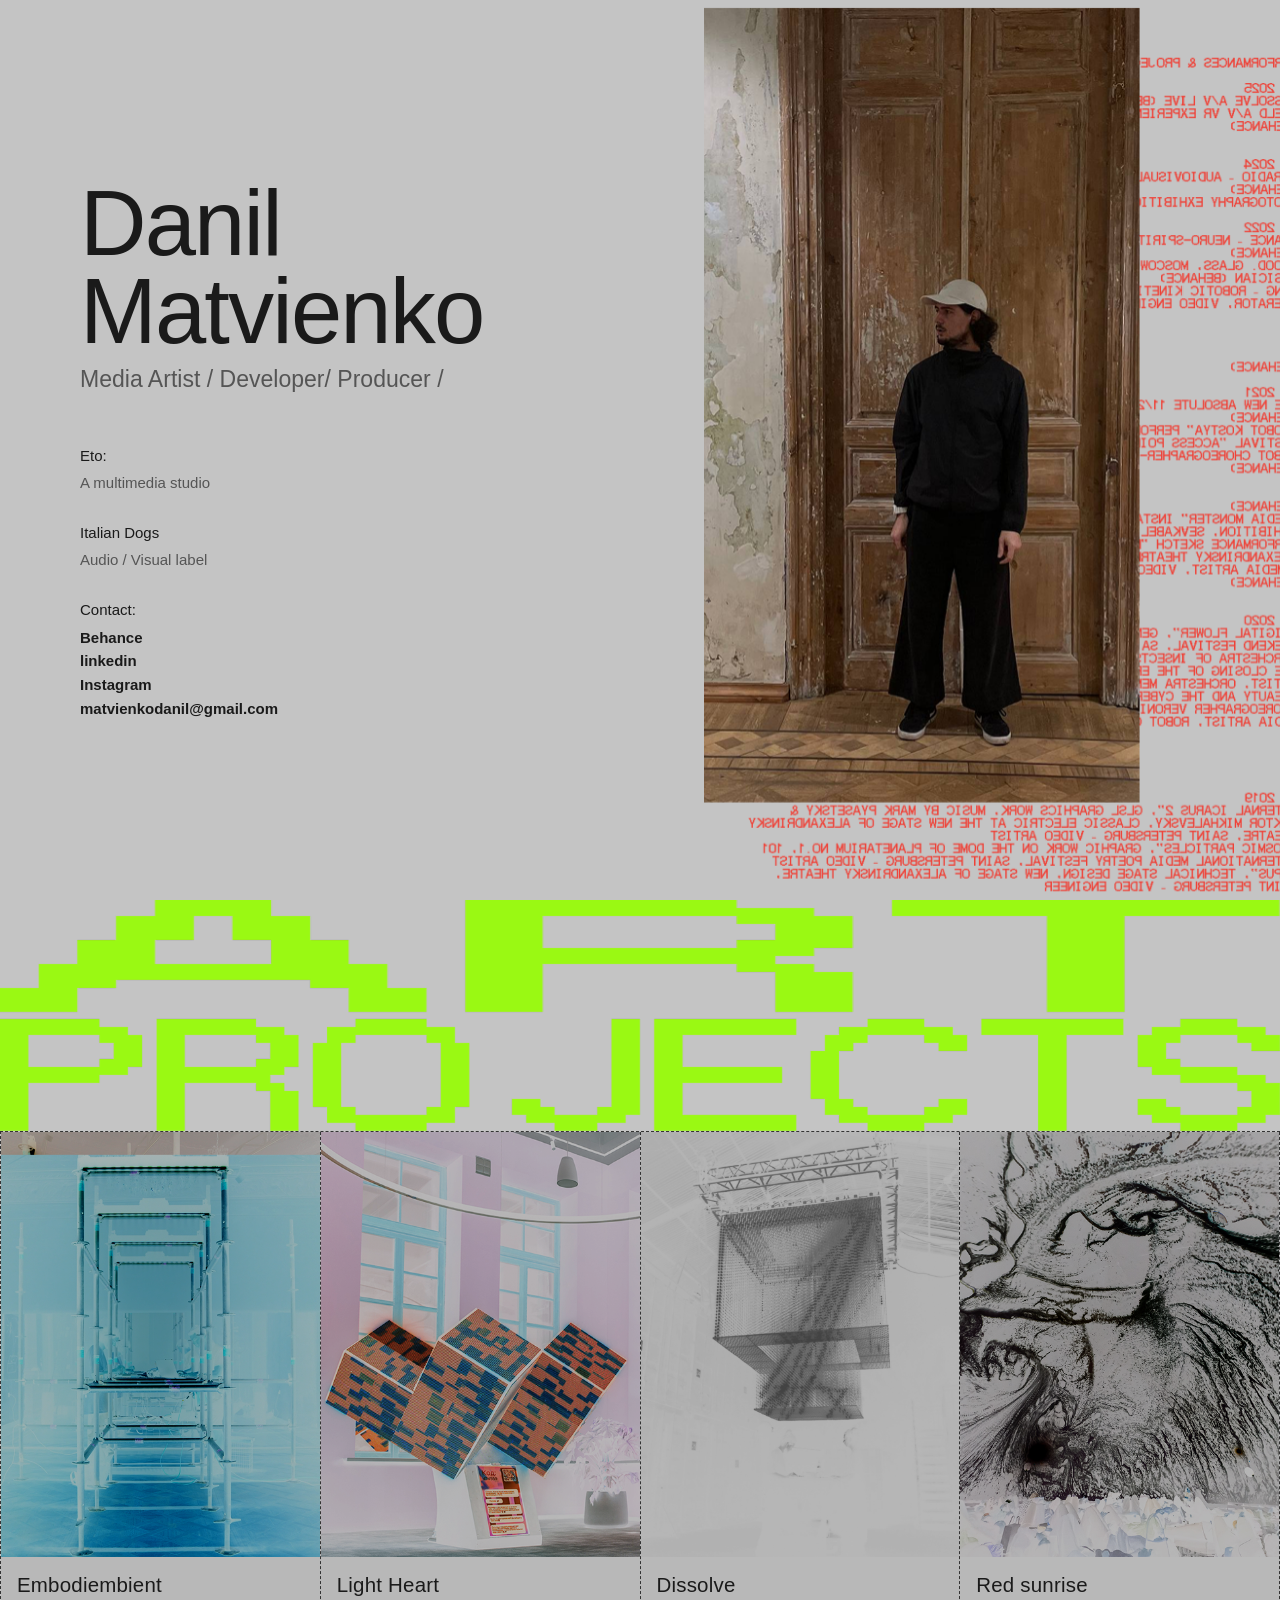
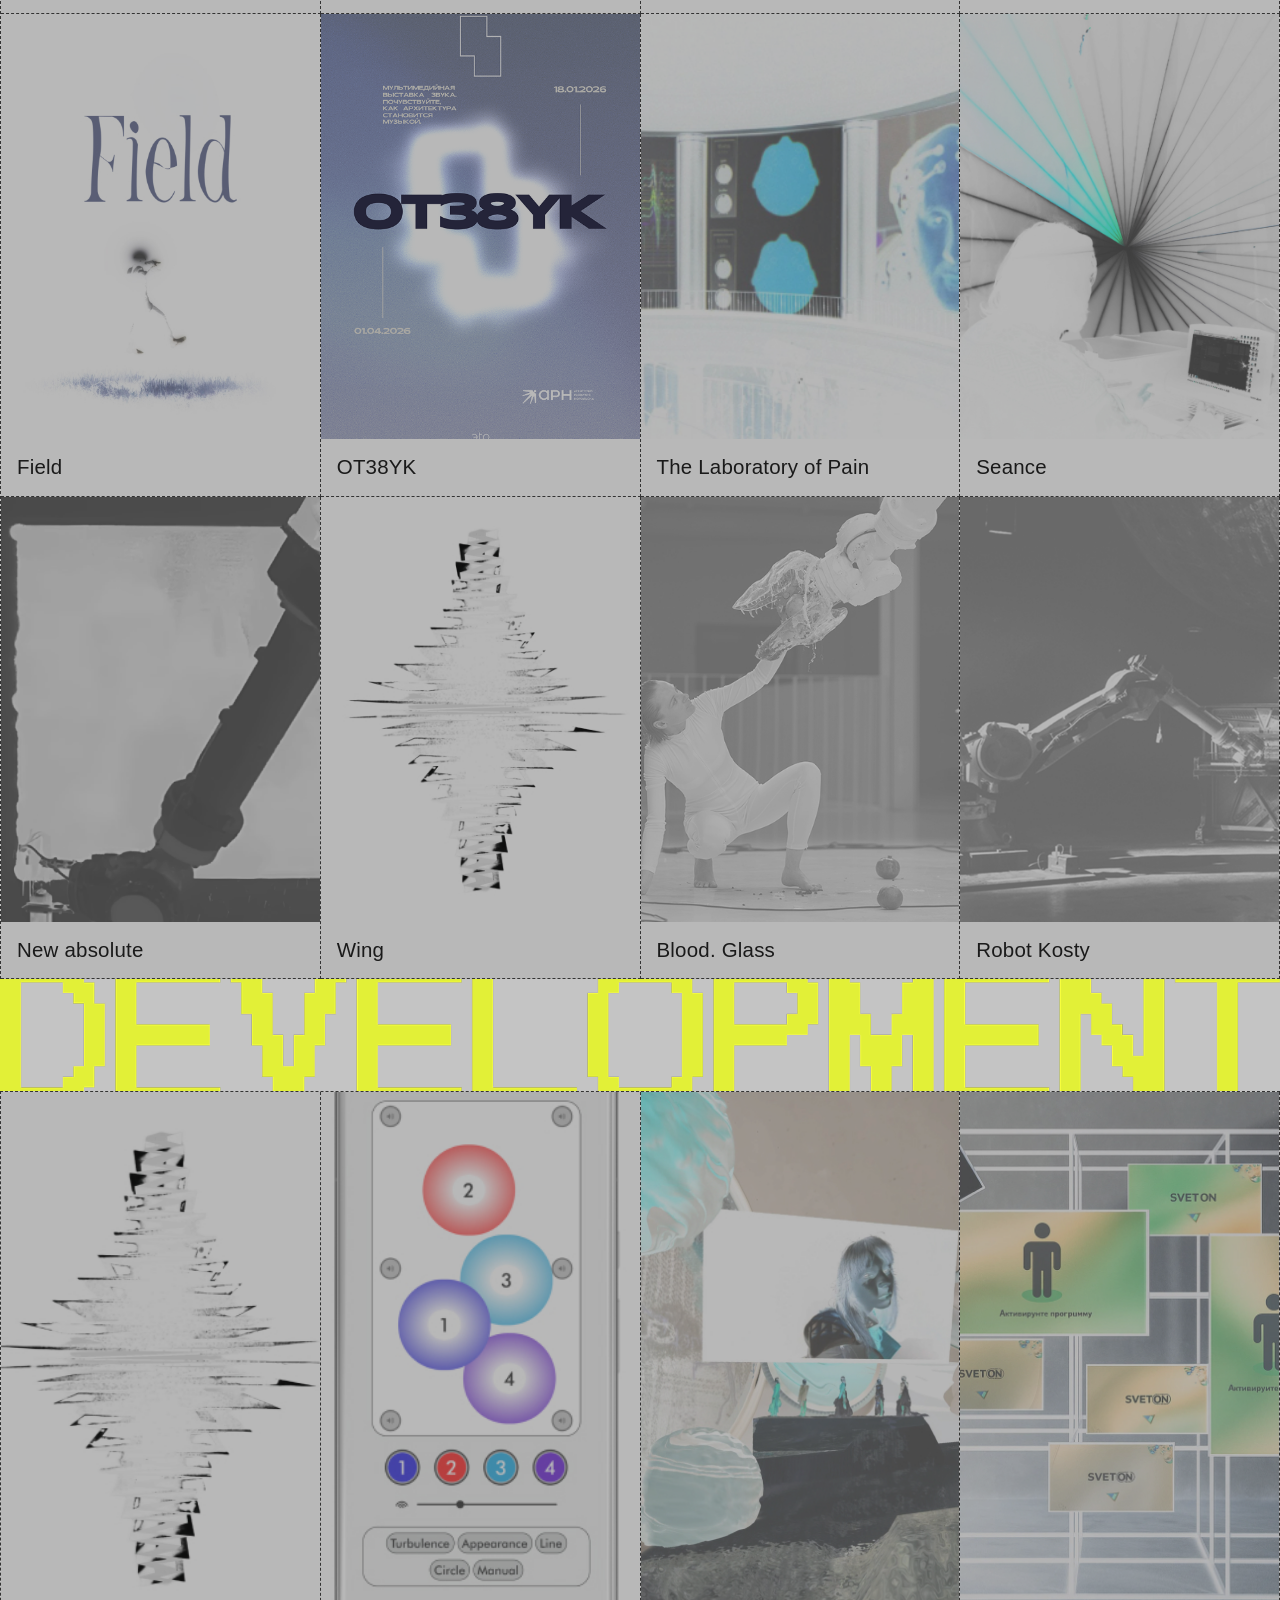
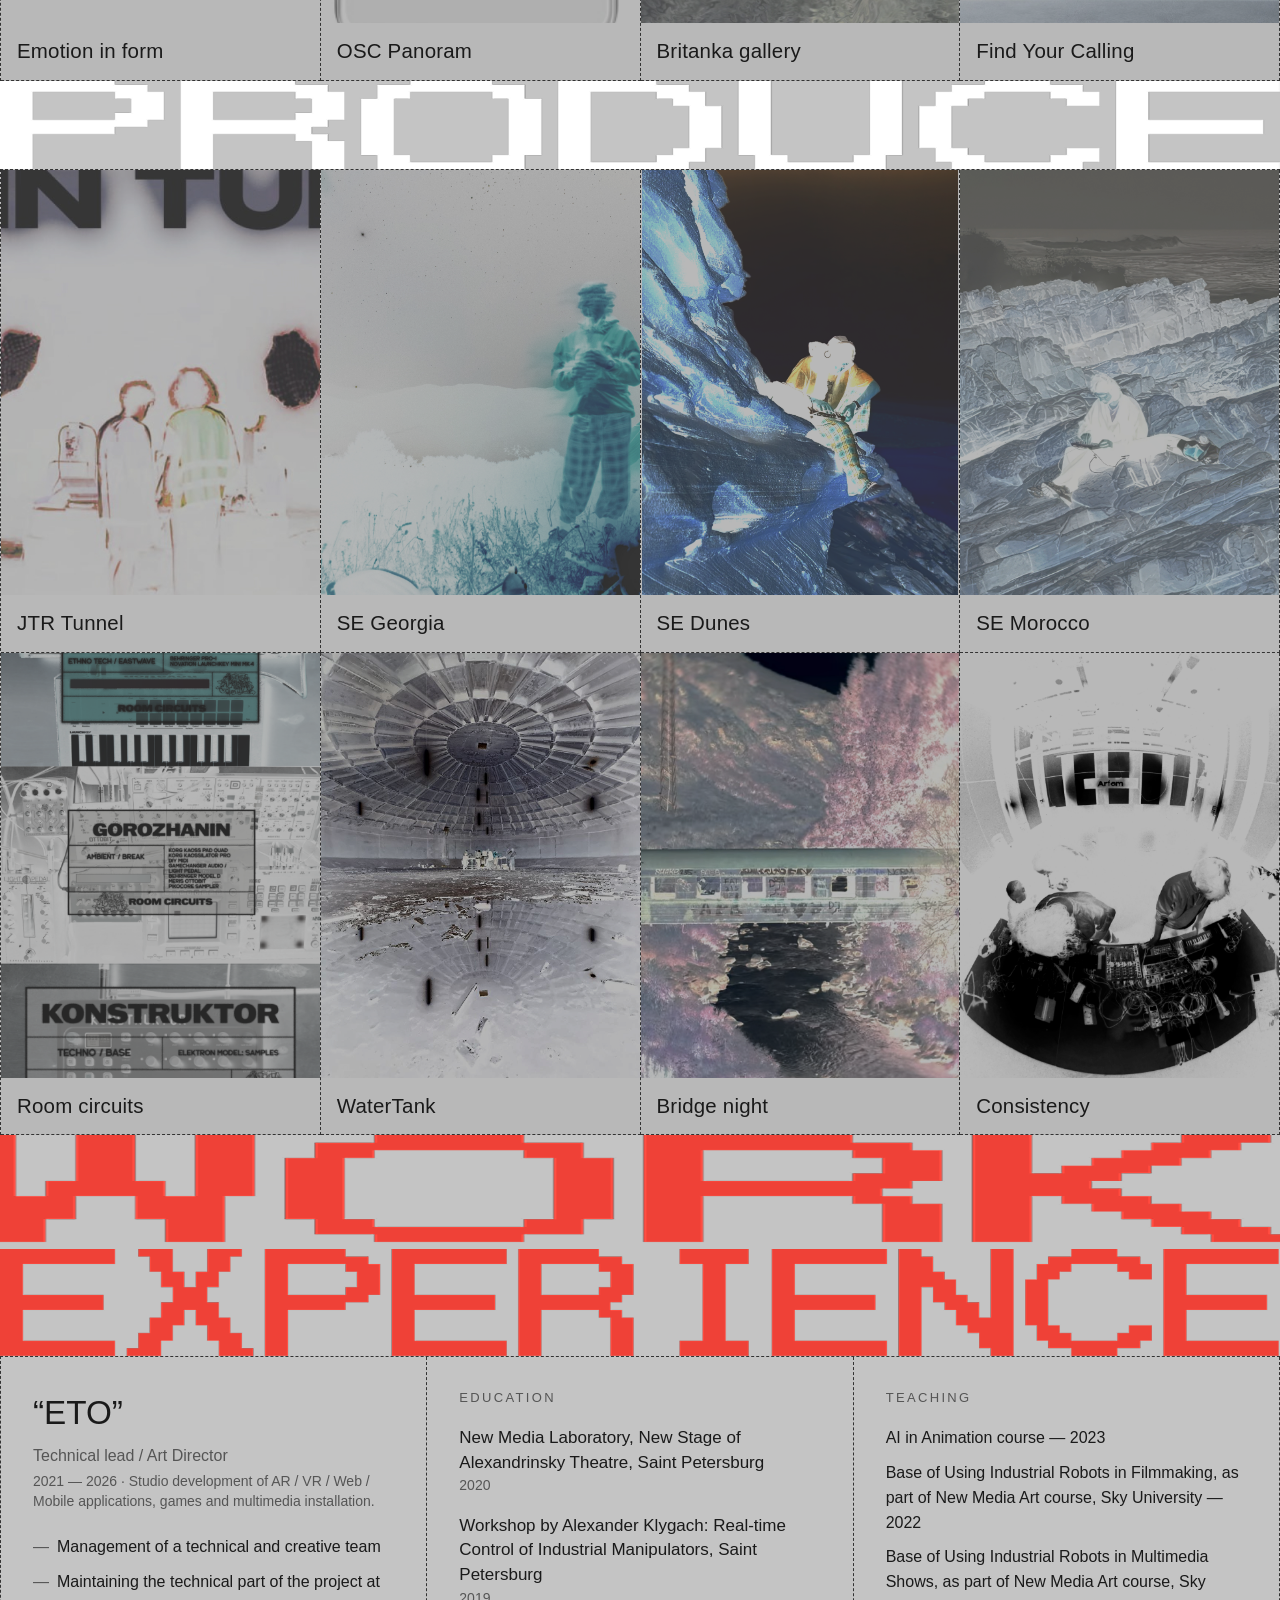
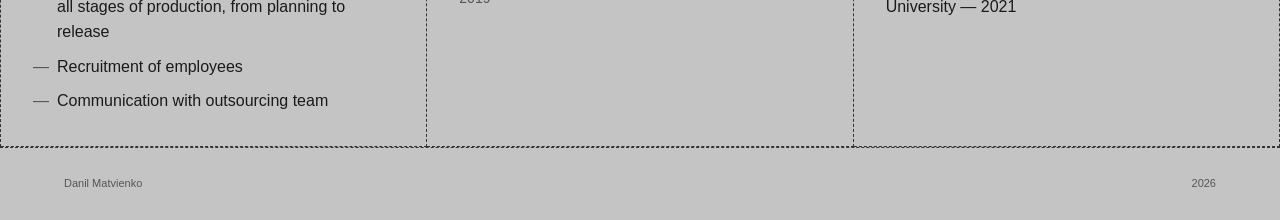
<file: index.html>
<!doctype html>
<html lang="en">
<head>
  <meta charset="utf-8" />
  <meta name="viewport" content="width=device-width, initial-scale=1" />
  <title>Danil Matvienko — Media Artist / Developer / Producer</title>
  <link rel="icon" type="image/svg+xml" href="data:image/svg+xml,%3Csvg xmlns='http://www.w3.org/2000/svg' viewBox='0 0 64 64'%3E%3Crect width='64' height='64' fill='%23C4C4C4'/%3E%3Ctext x='50%25' y='50%25' dy='.35em' text-anchor='middle' font-family='Courier New,monospace' font-weight='700' font-size='34' fill='%23E03131'%3EDM%3C/text%3E%3C/svg%3E" />
  <style>
    /* --- Tokens (mirrors Next.js globals.css) --- */
    :root {
      --background: #C4C4C4;
      --foreground: #1A1A1A;
      --card: #B8B8B8;
      --muted: #ABABAB;
      --muted-foreground: #555555;
      --accent: #ADFF00;
      --border: #333333;

      /* Typographic scale — slightly tightened from the original
         per request to fine-tune sizes */
      --fs-nav: 13px;
      --fs-body: 15px;
      --fs-small: 13px;
      --fs-tiny: 11px;
      --fs-h1: clamp(48px, 7.2vw, 104px);
      --fs-h1-sub: clamp(18px, 1.8vw, 26px);
      --fs-h3: clamp(22px, 2vw, 30px);
      --fs-card-title: clamp(20px, 1.6vw, 26px);
      --fs-card-desc: 14px;
    }

    *, *::before, *::after { box-sizing: border-box; }
    html { scroll-behavior: smooth; -webkit-text-size-adjust: 100%; }
    body {
      margin: 0;
      background: var(--background);
      color: var(--foreground);
      font-family: 'Helvetica Neue', Helvetica, Arial, sans-serif;
      font-weight: 400;
      -webkit-font-smoothing: antialiased;
      text-rendering: optimizeLegibility;
      line-height: 1.45;
    }
    a { color: inherit; text-decoration: none; }
    img { display: block; max-width: 100%; }

    /* --- Navigation removed --- */

    /* --- Scroll-to-top floating button --- */
    .to-top {
      position: fixed;
      right: 20px;
      bottom: 20px;
      z-index: 80;
      display: inline-flex;
      align-items: center;
      gap: 8px;
      padding: 10px 14px;
      background: var(--foreground);
      color: var(--background);
      border: none;
      font-family: 'VT323', 'Courier New', monospace;
      font-size: 16px;
      letter-spacing: 0.08em;
      line-height: 1;
      cursor: pointer;
      opacity: 0;
      transform: translateY(8px);
      pointer-events: none;
      transition: opacity 240ms ease, transform 240ms cubic-bezier(.2,.7,.2,1), background 200ms ease, color 200ms ease;
      will-change: opacity, transform;
    }
    .to-top.visible { opacity: 1; transform: none; pointer-events: auto; }
    .to-top:hover { background: var(--accent); color: var(--foreground); }
    .to-top .to-top-arrow { font-family: 'Helvetica Neue', Helvetica, Arial, sans-serif; font-size: 14px; }
    @media (min-width: 768px) {
      .to-top { right: 32px; bottom: 32px; padding: 12px 16px; font-size: 17px; }
    }


    /* --- Bio / About --- */
    .bio {
      position: relative;
      min-height: 100vh;
      overflow: hidden;
    }
    .bio-row {
      display: flex; flex-direction: column;
      min-height: 100vh;
    }
    @media (min-width: 1024px) { .bio-row { flex-direction: row; } }
    .bio-text {
      flex: 1;
      padding: 32px;
      display: flex; flex-direction: column; justify-content: center;
      position: relative; z-index: 2;
    }
    @media (min-width: 768px) { .bio-text { padding: 48px; } }
    @media (min-width: 1024px) { .bio-text { padding: 64px; } }
    @media (min-width: 1280px) { .bio-text { padding: 80px; } }
    .bio-name {
      margin: 0;
      font-size: var(--fs-h1);
      font-weight: 300;
      letter-spacing: -0.02em;
      line-height: 0.95;
    }
    .bio-tagline {
      font-size: var(--fs-h1-sub);
      color: var(--muted-foreground);
      margin: 8px 0 48px;
      font-weight: 300;
    }
    .bio-blocks { display: flex; flex-direction: column; gap: 28px; max-width: 560px; }
    .bio-block .label { font-size: var(--fs-body); color: var(--foreground); margin: 0 0 4px; font-weight: 500; }
    .affil-link {
      color: inherit;
      text-decoration: none;
      display: inline-block;
      transform-origin: left center;
      transform: translate(var(--mx, 0px), var(--my, 0px)) scale(1);
      transition: transform 240ms cubic-bezier(.2,.7,.2,1), color 240ms ease;
    }
    .affil-link:hover { transform: translate(var(--mx, 0px), var(--my, 0px)) scale(1.06); color: var(--accent); }
    .affil-link.is-magnetic { transition: transform 120ms cubic-bezier(.2,.7,.2,1), color 240ms ease; }
    .bio-block .value { font-size: var(--fs-body); color: var(--muted-foreground); margin: 0; line-height: 1.55; }
    .bio-block .inline { font-size: var(--fs-body); color: var(--foreground); margin: 0; }
    .bio-block .inline .muted { color: var(--muted-foreground); font-weight: 400; }
    .bio-block .inline .lead { font-weight: 500; }
    .bio-contacts { display: flex; flex-direction: column; gap: 2px; margin-top: 6px; }
    .bio-contacts a {
      font-size: var(--fs-body);
      font-weight: 600;
      text-decoration: none;
      color: var(--foreground);
      width: fit-content;
      display: inline-block;
      transform-origin: left center;
      transform: translate(var(--mx, 0px), var(--my, 0px)) scale(1);
      transition: transform 240ms cubic-bezier(.2,.7,.2,1), color 240ms ease;
    }
    .bio-contacts a:hover { transform: translate(var(--mx, 0px), var(--my, 0px)) scale(1.06); color: var(--accent); }
    .bio-contacts a.is-magnetic { transition: transform 120ms cubic-bezier(.2,.7,.2,1), color 240ms ease; }

    .bio-photo {
      position: relative;
      min-height: 500px;
      width: 100%;
      overflow: hidden;
    }
    @media (min-width: 1024px) {
      .bio-photo { width: 45%; min-height: 0; }
    }
    .bio-photo img {
      position: absolute;
      inset: 0;
      width: 100%; height: 100%;
      object-fit: cover; object-position: center;
      will-change: transform;
    }

    /* --- Section title images --- */
    .title-strip { width: 100%; }
    .title-strip img { width: 100%; height: auto; }

    /* --- Project grid --- */
    .grid {
      display: grid;
      grid-template-columns: repeat(2, minmax(0, 1fr));
      border-top: 1px dashed var(--border);
      border-left: 1px dashed var(--border);
    }
    @media (min-width: 768px) {
      .grid { grid-template-columns: repeat(4, minmax(0, 1fr)); }
    }
    .card {
      position: relative;
      display: flex; flex-direction: column;
      overflow: hidden;
      cursor: pointer;
      background: var(--card);
      border-right: 1px dashed var(--border);
      border-bottom: 1px dashed var(--border);
    }
    .card-image {
      position: relative;
      width: 100%;
      flex: 1;
      overflow: hidden;
    }
    .card-image img {
      position: absolute; inset: 0;
      width: 100%; height: 100%;
      object-fit: cover;
      mix-blend-mode: multiply;
      transition: transform 700ms cubic-bezier(.2,.7,.2,1), filter 400ms ease;
    }
    .card:hover .card-image img {
      transform: scale(1.04);
      filter: brightness(0.42);
    }
    .card-overlay {
      position: absolute;
      inset: 0;
      padding: 14px;
      display: block;
      overflow: hidden;
      color: var(--accent);
      font-family: 'VT323', 'Courier New', monospace;
      text-align: justify;
      hyphens: none;
      -webkit-hyphens: none;
      word-break: normal;
      overflow-wrap: normal;
      letter-spacing: 0;
      line-height: 1.05;
      opacity: 0;
      transform: translateY(8px);
      transition: opacity 350ms ease, transform 450ms cubic-bezier(.2,.7,.2,1);
      pointer-events: none;
      z-index: 2;
      text-shadow: 0 0 1px rgba(173,255,0,0.5);
    }
    .grid--dev .card-overlay {
      color: #E8E830;
      text-shadow: 0 0 1px rgba(232,232,48,0.5);
    }
    .grid--produce .card-overlay {
      color: #FFFFFF;
      text-shadow: 0 0 1px rgba(255,255,255,0.5);
    }
    .card-overlay-track {
      display: block;
      width: 100%;
    }
    .card-overlay > span {
      display: block;
      width: 100%;
      font-size: var(--ov-size, 11px);
      white-space: pre-wrap;
      word-break: normal;
    }
    @media (min-width: 768px) {
      .card-overlay { padding: 18px; }
    }
    .card:hover .card-overlay {
      opacity: 1;
      transform: none;
    }
    .card-title {
      position: relative;
      z-index: 3;
      padding: 12px;
      font-size: var(--fs-card-title);
      font-weight: 300;
      letter-spacing: 0.01em;
      line-height: 1.2;
      margin: 0;
    }
    @media (min-width: 768px) { .card-title { padding: 16px; } }

    /* aspect ratios for the two grids */
    .grid--art .card-image { aspect-ratio: 3 / 4; }
    .grid--dev .card-image { aspect-ratio: 3 / 5; }
    .grid--produce .card-image { aspect-ratio: 3 / 4; }

    /* --- Work experience --- */
    .work-grid {
      border-top: 1px dashed var(--border);
      border-left: 1px dashed var(--border);
    }
    .work-row { display: grid; grid-template-columns: 1fr; }
    @media (min-width: 768px) {
      .work-row.three { grid-template-columns: repeat(3, minmax(0, 1fr)); }
      .work-row.two   { grid-template-columns: repeat(2, minmax(0, 1fr)); }
    }
    .work-cell {
      padding: 24px;
      border-right: 1px dashed var(--border);
      border-bottom: 1px dashed var(--border);
    }
    @media (min-width: 768px) { .work-cell { padding: 32px; } }
    a.work-cell {
      display: flex;
      flex-direction: column;
      color: inherit;
      text-decoration: none;
      cursor: pointer;
      transition: background 240ms ease;
    }
    a.work-cell.eto-card {
      transform-origin: left top;
      transition: background 240ms ease;
    }
    a.work-cell.eto-card .role,
    a.work-cell.eto-card .period,
    a.work-cell.eto-card ul {
      transition: transform 320ms cubic-bezier(.2,.7,.2,1);
      transform-origin: left top;
    }
    a.work-cell.eto-card:hover {
      background: rgba(255,255,255,0.04);
    }
    a.work-cell.eto-card:hover .role,
    a.work-cell.eto-card:hover .period,
    a.work-cell.eto-card:hover ul {
      transform: scale(1.04);
    }
    a.work-cell.eto-card:hover .company { color: var(--accent); }
    a.work-cell {
      display: flex;
      flex-direction: column;
      color: inherit;
      text-decoration: none;
      transition: background 240ms ease;
      cursor: pointer;
    }
    a.work-cell:hover { background: rgba(255,255,255,0.03); }
    .work-cell h3.company {
      font-size: clamp(28px, 2.6vw, 40px);
      font-weight: 300;
      margin: 0 0 6px;
    }
    .work-cell .role { font-size: 16px; color: var(--muted-foreground); margin: 0 0 4px; }
    .work-cell .period { font-size: 14px; color: var(--muted-foreground); margin: 0 0 24px; }
    .work-cell ul { list-style: none; padding: 0; margin: 0; display: flex; flex-direction: column; gap: 10px; }
    .work-cell ul li { display: flex; gap: 8px; font-size: 16px; line-height: 1.55; }
    .work-cell ul li::before {
      content: "—";
      color: var(--muted-foreground);
      flex-shrink: 0;
    }
    .work-cell .eyebrow {
      font-size: 13px;
      text-transform: uppercase;
      letter-spacing: 0.18em;
      color: var(--muted-foreground);
      margin: 0 0 18px;
    }
    .work-cell .edu-item p { margin: 0; }
    .work-cell .edu-item .t { font-size: 17px; font-weight: 500; }
    .work-cell .edu-item .d { font-size: 14px; color: var(--muted-foreground); }
    .work-cell .edu-stack { display: flex; flex-direction: column; gap: 18px; }
    .work-cell .training-stack { display: flex; flex-direction: column; gap: 10px; }
    .work-cell .training-stack p { font-size: 16px; line-height: 1.55; margin: 0; }

    /* --- YouTube modal --- */
    .yt-modal-backdrop {
      position: fixed;
      inset: 0;
      z-index: 200;
      background: rgba(0, 0, 0, 0.88);
      display: flex;
      align-items: center;
      justify-content: center;
      opacity: 0;
      pointer-events: none;
      transition: opacity 240ms ease;
    }
    .yt-modal-backdrop.open {
      opacity: 1;
      pointer-events: auto;
    }
    .yt-modal {
      position: relative;
      z-index: 1;
      width: min(90vw, 900px);
      aspect-ratio: 16 / 9;
      background: #000;
      transform: scale(0.94) translateY(12px);
      transition: transform 280ms cubic-bezier(.2,.7,.2,1);
    }
    .yt-modal-backdrop.open .yt-modal {
      transform: none;
    }
    .yt-modal iframe {
      position: absolute;
      inset: 0;
      width: 100%;
      height: 100%;
      border: none;
    }
    .yt-modal-close {
      position: absolute;
      top: -40px;
      right: 0;
      background: rgba(0, 0, 0, 0.72);
      border: none;
      color: var(--background);
      font-family: 'Helvetica Neue', Helvetica, Arial, sans-serif;
      font-size: 14px;
      font-weight: 500;
      letter-spacing: 0.1em;
      text-transform: uppercase;
      cursor: pointer;
      padding: 7px 12px;
      opacity: 0.9;
      transition: opacity 180ms ease, color 180ms ease, background 180ms ease;
    }
    .yt-modal-close:hover { opacity: 1; color: var(--accent); background: rgba(0,0,0,0.9); }
    .yt-modal-project {
      position: absolute;
      bottom: -44px;
      left: 0;
      display: none;
      background: var(--background);
      color: var(--foreground);
      font-family: 'Helvetica Neue', Helvetica, Arial, sans-serif;
      font-size: 14px;
      font-weight: 500;
      letter-spacing: 0.1em;
      text-transform: uppercase;
      text-decoration: none;
      padding: 7px 12px;
      opacity: 0.95;
      transition: opacity 180ms ease, color 180ms ease, background 180ms ease;
    }
    .yt-modal-project.visible { display: inline-block; }
    .yt-modal-project:hover { opacity: 1; color: var(--foreground); background: var(--accent); }

    /* --- Footer --- */
    footer {
      padding: 28px 24px;
      border-top: 1px dashed var(--border);
    }
    @media (min-width: 768px) { footer { padding: 28px 40px; } }
    @media (min-width: 1024px) { footer { padding: 28px 64px; } }
    .footer-row {
      display: flex; align-items: center; justify-content: space-between;
      font-size: var(--fs-tiny);
      color: var(--muted-foreground);
    }

    /* Reveal animations disabled — blocks appear instantly */
    .reveal { opacity: 1; transform: none; }
    .clip-reveal { clip-path: none; }

    @media (prefers-reduced-motion: reduce) {
      .reveal, .clip-reveal { opacity: 1 !important; transform: none !important; clip-path: none !important; transition: none !important; }
      html { scroll-behavior: auto; }
    }
  </style>
</head>
<body data-screen-label="01 Portfolio" style="font-size: 18px">

  <!-- Navigation removed — replaced with floating scroll-to-top button -->
  <button class="to-top" id="to-top" aria-label="Scroll to top" type="button">
    <span class="to-top-arrow" aria-hidden="true">↑</span>
    <span class="to-top-label">TOP</span>
  </button>

  <main>
    <!-- ===== Bio ===== -->
    <section id="bio" class="bio" data-screen-label="01 Bio">
      <div class="bio-row">
        <div class="bio-text">
          <h1 class="bio-name reveal">Danil Matvienko</h1>
          <p class="bio-tagline reveal" style="--d:80ms">Media Artist / Developer/ Producer /</p>

          <div class="bio-blocks">
            <div class="bio-block reveal" style="--d:220ms">
              <p class="label">
                <a class="affil-link" href="https://janclopvandal.github.io/Eto_portfolio/" target="_blank" rel="noopener noreferrer">Eto:</a>
              </p>
              <p class="value">A multimedia studio</p>
            </div>
            <div class="bio-block reveal" style="--d:280ms">
              <p class="label">
                <a class="affil-link" href="https://www.youtube.com/@Italian_Dogs" target="_blank" rel="noopener noreferrer">Italian Dogs</a>
              </p>
              <p class="value">Audio / Visual label</p>
            </div>
            <div class="bio-block reveal" style="--d:340ms">
              <p class="label">Contact:</p>
              <div class="bio-contacts">
                <a href="https://www.behance.net/matvienkod3102" target="_blank" rel="noopener noreferrer">Behance</a>
                <a href="https://www.linkedin.com/in/danil-matvienko" target="_blank" rel="noopener noreferrer">linkedin</a>
                <a href="https://www.instagram.com/danil_matvienko" target="_blank" rel="noopener noreferrer">Instagram</a>
                <a href="mailto:matvienkodanil@gmail.com">matvienkodanil@gmail.com</a>
              </div>
            </div>
          </div>
        </div>

        <div class="bio-photo">
          <img id="bio-img" src="images/bio-photo.jpg" alt="Danil Matvienko" style="object-fit: scale-down" />
        </div>
      </div>
    </section>

    <!-- ===== Art Projects ===== -->
    <section id="art-projects" data-screen-label="02 Art Projects">
      <div class="title-strip reveal">
        <img src="images/art-projects-title.png" alt="Art Projects" style="object-fit: scale-down; opacity: 0.9" />
      </div>
      <div class="grid grid--art" id="art-grid"></div>
    </section>

    <!-- ===== Development ===== -->
    <section id="development" data-screen-label="03 Development">
      <div class="title-strip reveal">
        <img src="images/development-title.png" alt="Development" />
      </div>
      <div class="grid grid--dev" id="dev-grid"></div>
    </section>

    <!-- ===== Produce ===== -->
    <section id="produce" data-screen-label="04 Produce">
      <div class="title-strip reveal">
        <img src="images/produce-title.png" alt="Produce" />
      </div>
      <div class="grid grid--produce" id="produce-grid"></div>
    </section>

    <!-- ===== Work Experience ===== -->
    <section id="work-experience" data-screen-label="05 Work Experience">
      <div class="title-strip reveal">
        <img src="images/work-experience-title.png" alt="Work Experience" />
      </div>
      <div class="work-grid">
        <div class="work-row three">
          <a class="work-cell reveal eto-card" href="https://janclopvandal.github.io/Eto_portfolio/" target="_blank" rel="noopener">
            <h3 class="company snake-target" data-snake-text="“ETO”">“ETO”</h3>
            <p class="role">Technical lead / Art Director</p>
            <p class="period">2021 — 2026 · Studio development of AR / VR / Web / Mobile applications, games and multimedia installation.</p>
            <ul>
              <li>Management of a technical and creative team</li>
              <li>Maintaining the technical part of the project at all stages of production, from planning to release</li>
              <li>Recruitment of employees</li>
              <li>Communication with outsourcing team</li>
            </ul>
          </a>
          <div class="work-cell reveal" style="--d:80ms">
            <p class="eyebrow">Education</p>
            <div class="edu-stack">
              <div class="edu-item"><p class="t">New Media Laboratory, New Stage of Alexandrinsky Theatre, Saint Petersburg</p><p class="d">2020</p></div>
              <div class="edu-item"><p class="t">Workshop by Alexander Klygach: Real-time Control of Industrial Manipulators, Saint Petersburg</p><p class="d">2019</p></div>
            </div>
          </div>
          <div class="work-cell reveal" style="--d:160ms">
            <p class="eyebrow">Teaching</p>
            <div class="training-stack">
              <p>AI in Animation course — 2023</p>
              <p>Base of Using Industrial Robots in Filmmaking, as part of New Media Art course, Sky University — 2022</p>
              <p>Base of Using Industrial Robots in Multimedia Shows, as part of New Media Art course, Sky University — 2021</p>
            </div>
          </div>
        </div>
      </div>
    </section>
  </main>

  <!-- YouTube modal (desktop only) -->
  <div class="yt-modal-backdrop" id="yt-backdrop" role="dialog" aria-modal="true" aria-label="Video player">
    <div class="yt-modal" id="yt-modal">
      <button class="yt-modal-close" id="yt-close" type="button">✕ Close</button>
      <iframe id="yt-iframe" src="" allow="autoplay; encrypted-media" allowfullscreen></iframe>
      <a class="yt-modal-project" id="yt-project-link" href="#" target="_blank" rel="noopener noreferrer">Full Project →</a>
    </div>
  </div>

  <footer>
    <div class="footer-row">
      <span>Danil Matvienko</span>
      <span>2026</span>
    </div>
  </footer>

  <script>
    // ---------- Project data ----------
    const artProjects = [
      { title: "Embodiembient", image: "images/embodiembient.png", description: "An audiovisual live between two artists — sound, light and scaffolding as a single instrument.", href: "https://janclopvandal.github.io/Embodiembient/" },
      { title: "Light Heart", image: "images/light-heart.png", description: "Light Heart is an interactive installation that addresses the image of a tower built in the shape of a heart — a symbol of unification, light and joint action.", href: "https://janclopvandal.github.io/light_heart_view/" },
      { title: "Dissolve", image: "images/dissolve.jpg", description: "Volumetric Audio-Visual Performance. Captured on a 6-channel spatial sound system with a massive subwoofer, rendered binaurally for immersive headphone listening. Live visuals projected on a volumetric screen — a synesthetic experience of deep frequencies and generative light. Built around low-end energy, the set is designed to resonate with the body during live playback.", href: "https://www.behance.net/gallery/227919605/Dissolve-AV-live" },
      { title: "Red sunrise", image: "images/red-sunrise.jpg", description: "A/V Live. The fiery sun of awakening is destructive as everyday life. Distorted shapes, motifs, figures. Intervention.", href: "https://janclopvandal.github.io/Red_Sun_View/" },
      { title: "Field", image: "images/field.jpg", description: "An audiovisual VR experience with hints of levitation and epilepsy. Relive the kidnapping of a man in a field. Burning, vibrating, floating.", href: "https://www.youtube.com/watch?v=Vf7ihZTA6sY", projectHref: "https://www.behance.net/gallery/219120717/Field-AV-experience" },
      { title: "OT38YK", image: "images/otzvuk.png", description: "The multimedia exhibition \"OTZVUK\" is an attempt to hear and feel the hidden sound life of a Creative Space. The music you will hear is based on detailed recordings of the sounds of the space itself, that is, the objects and materials that fill this particular space.", href: "https://www.behance.net/gallery/247862847/OTZVUK-Media-exhibition" },
      { title: "The Laboratory of Pain", image: "images/laboratory-of-pain.jpg", description: "Theatrical and scientific experiment with neurointerfaces. The sketch of the production was shown on the New Stage of the Alexandrinsky Theater, as well as on the new stage of the Yermolova Theater.", href: "https://www.behance.net/gallery/125792545/laboratorija-boli-ili-k-chemu-privodit-ovidij" },
      { title: "Seance", image: "images/seance.jpg", description: "Theatrical and technological performance using neural networks, lasers and dynamic lighting effects. The neuro-spiritual session sends viewers back to the beginning of the Silver Age, when there were used the ideas of spiritualism and conversations with spirits. With the help of technology, the authors of the performance recreated this atmosphere today.", href: "https://www.behance.net/gallery/165226637/SEANCE-neuro-spiritual-performance" },
      { title: "New absolute", image: "images/new-absolute.jpg", description: "Drawing system created in collaboration with Sense and Misha Most. The prototype of the post processor was written on touchdesigner. In the full bundle of software, the final drawing is created in illustrator.", href: "https://www.behance.net/gallery/160645455/The-New-Absolute-112021" },
      { title: "Wing", image: "images/wing.jpg", description: "Robotic kinetic sound installation. The anthropomorphism of the industrial robotic arm is complemented by the archaic bird wing. The wing sticks out of the ground, alone large and strong.", href: "https://www.youtube.com/watch?v=yZ03xvVtJ90", projectHref: "https://www.behance.net/gallery/165225475/WING-Robotic-Kinetic-Sound-Installation" },
      { title: "Blood. Glass", image: "images/blood-glass.jpg", description: "The theatrical technological performance based on a 5-hour cycle of actions of three characters — a snake, a man and a typist. The action of the performance creates a space of timelessness and pushes the viewer into a reflective state on the theme of life and death, which are so closely intertwined.", href: "https://www.behance.net/gallery/165210989/BLOOD-GLASS-PERFORMANCE" },
      { title: "Robot Kosty", image: "images/robot-kosty.jpg", description: "Scenic experiment based on the play “The Seagull” by Anton Chekhov. The experiment used robots as actors and part of a creative team as well.", href: "https://www.behance.net/gallery/125782015/Robot-Kostya" },
    ];

    const produceProjects = [
      { title: "JTR Tunnel", image: "images/jtr-tunnel.jpg", description: "Sound dirty jam in empty tunnel", href: "https://www.behance.net/gallery/207516785/Italian-Dogs-JtRadio" },
      { title: "SE Georgia", image: "images/se-georgia.jpg", description: "Sound expedition to Georgian mountains", href: "https://www.youtube.com/watch?v=kyLLupIRs5c" },
      { title: "SE Dunes", image: "images/se-dunes.jpg", description: "Expedition to TIMALIN DUNES :: down tempo || Konstruktor", href: "https://www.youtube.com/watch?v=PF20Eggk-wI" },
      { title: "SE Morocco", image: "images/se-morocco.jpg", description: "Sound expedition to Morocco ocean", href: "https://www.youtube.com/watch?v=xw-2MpWCIUg" },
      { title: "Room circuits", image: "images/room-circuits.png", description: "DAWless audio jams", href: "https://www.youtube.com/watch?v=vu9Ki5hvAAU" },
      { title: "WaterTank", image: "images/water-tank.jpg", description: "industrial live session Tbilisi · JTR :: Episode 8", href: "https://youtu.be/DyTI2hfjw2M?si=1R3kNuvmiWLvfNR1" },
      { title: "Bridge night", image: "images/bridge-night.jpg", description: ":: Experimental electronic || Konstruktor / Mikl Ders / Elizabeth Ros", href: "https://youtu.be/Q8KDmll5iVs?si=Yin8yqGmY87eE5Nb" },
      { title: "Consistency", image: "images/consistency.jpg", description: "Uncleboarow | Polina Zinziver | Konstruktor | Саус | Artem Piskov | Philipp Gerasim — New Stage of the Alexandrinsky Theater", href: "#" },
    ];

    const devProjects = [
      { title: "Emotion in form", image: "images/emotion-in-form.jpg", description: "A minimalistic text brainteasers game. In which you need to write emotional messages and change state of shapes.", href: "https://www.youtube.com/watch?v=0lUoLMcYsfU", projectHref: "https://www.behance.net/gallery/216715519/Emotion-in-form-text-brainteasers-game" },
      { title: "OSC Panoram", image: "images/osc-panoram.jpg", description: "MVP / Android / Spatial Sound Control.", href: "https://www.youtube.com/watch?v=Z0nmkrDxPgM", projectHref: "https://www.behance.net/gallery/226583373/OSPan-Spatial-Audio-Control-App" },
      { title: "Britanka gallery", image: "images/britanka-gallery.jpg", description: "Which allows anyone anywhere in the world to get acquainted with their diploma collections. Getting into a new virtual world, you will find yourself at a crossroads.", href: "https://www.behance.net/gallery/149029605/Britanka-gallery-mobile-application" },
      { title: "Find Your Calling", image: "images/find-your-calling.jpg", description: "A futuristic photo booth that places the user in the center of a real-time AI analysis. Using computer vision techniques and a language model (LLM API), the system generates a visual and textual profile of the user’s “ideal profession” — with a playful, slightly surreal twist.", href: "https://www.behance.net/gallery/211565145/Meta-Area-VR-Game" },
    ];

    function renderGrid(target, projects) {
      const root = document.getElementById(target);
      const frag = document.createDocumentFragment();
      projects.forEach((p, i) => {
        const a = document.createElement('a');
        a.className = 'card reveal';
        a.style.setProperty('--d', (i % 4) * 70 + 'ms');
        a.href = p.href || '#';
        if (p.href && p.href !== '#') {
          a.target = '_blank';
          a.rel = 'noopener noreferrer';
        }
        if (p.projectHref) a.dataset.projectHref = p.projectHref;
        a.innerHTML = `
          <div class="card-image">
            <img src="${p.image}" alt="${p.title}" loading="lazy" />
            ${p.description ? `<div class="card-overlay" data-text="${p.description.replace(/"/g, '&quot;')}"><span></span></div>` : ''}
          </div>
          <h3 class="card-title">${p.title}</h3>
        `;
        frag.appendChild(a);
      });
      root.appendChild(frag);
    }

    renderGrid('art-grid', artProjects);
    renderGrid('dev-grid', devProjects);
    renderGrid('produce-grid', produceProjects);

    // Inject pixel font
    (function loadPixelFont() {
      const link = document.createElement('link');
      link.rel = 'stylesheet';
      link.href = 'https://fonts.googleapis.com/css2?family=VT323&display=swap';
      document.head.appendChild(link);
    })();

    // Auto-fit overlay text to card size
    function fitOverlays() {
      // hidden measurement node using the actual rendered VT323 font
      const probe = document.createElement('span');
      probe.style.cssText = "position:fixed;left:-99999px;top:0;visibility:hidden;white-space:nowrap;font-family:'VT323','Courier New',monospace;line-height:1.05;letter-spacing:0;";
      document.body.appendChild(probe);
      const SAFETY = 0.94;

      document.querySelectorAll('.card-overlay').forEach(ov => {
        const span = ov.firstElementChild;
        if (!span) return;
        const text = (ov.dataset.text || '').trim();
        if (!text) return;
        const cw = ov.clientWidth - 28;
        const ch = ov.clientHeight;
        const words = text.split(/\s+/);
        const longest = words.reduce((a, b) => a.length > b.length ? a : b, '');

        // largest size where longest word fits AND single copy of text fits in ch
        let lo = 8, hi = 220, best = lo;
        for (let i = 0; i < 14; i++) {
          const mid = (lo + hi) / 2;
          probe.style.fontSize = mid + 'px';
          probe.textContent = longest;
          const wWidth = probe.getBoundingClientRect().width;
          if (wWidth > cw * SAFETY) { hi = mid; continue; }
          span.style.fontSize = mid + 'px';
          span.textContent = text;
          if (span.scrollHeight <= ch) { best = mid; lo = mid; } else { hi = mid; }
        }
        span.style.fontSize = best + 'px';
        span.textContent = text;
      });
      probe.remove();
    }
    window.addEventListener('load', fitOverlays);
    window.addEventListener('resize', () => { clearTimeout(window.__ovT); window.__ovT = setTimeout(fitOverlays, 120); });
    // also after fonts settle
    if (document.fonts && document.fonts.ready) document.fonts.ready.then(fitOverlays);

    // ---------- Snake on standalone targets (e.g. ETO heading) ----------
    (function snakeTargets() {
      const TICK_MS = 160;
      const STEP = 1;
      const active = new Map();

      function start(el) {
        if (active.has(el)) return;
        const raw = el.dataset.snakeText || el.textContent || '';
        if (!raw) return;
        const gap = '   ';
        const buf = raw + gap + raw + gap;
        let off = 0;
        const period = raw.length + gap.length;
        el.style.minWidth = el.getBoundingClientRect().width + 'px';
        el.style.whiteSpace = 'pre';
        // 2s static, then start rotating
        const timeoutId = setTimeout(() => {
          const intervalId = setInterval(() => {
            off = (off + STEP) % period;
            el.textContent = buf.slice(off, off + raw.length);
          }, TICK_MS);
          const rec = active.get(el);
          if (rec) rec.intervalId = intervalId;
        }, 500);
        active.set(el, { timeoutId });
      }
      function stop(el) {
        const rec = active.get(el);
        if (rec) {
          if (rec.timeoutId) clearTimeout(rec.timeoutId);
          if (rec.intervalId) clearInterval(rec.intervalId);
          active.delete(el);
        }
        el.textContent = el.dataset.snakeText || '';
        el.style.minWidth = '';
        el.style.whiteSpace = '';
      }

      document.querySelectorAll('.snake-target').forEach(el => {
        const host = el.closest('a, .work-cell') || el;
        host.addEventListener('mouseenter', () => start(el));
        host.addEventListener('mouseleave', () => stop(el));
      });
    })();

    // ---------- Snake hover: rotate description text by 1 char ----------
    (function snakeHover() {
      const TICK_MS = 160;
      const STEP = 1; // chars per tick
      const active = new Map(); // ov -> {raw, offset, intervalId}

      function start(ov) {
        if (active.has(ov)) return;
        const span = ov.firstElementChild;
        if (!span) return;
        const raw = ov.dataset.text || '';
        if (!raw) return;
        const buf = raw + '   ' + raw + '   ';
        let off = 0;
        // 2s static, then start rotating
        const timeoutId = setTimeout(() => {
          const intervalId = setInterval(() => {
            off = (off + STEP) % (raw.length + 3);
            span.textContent = buf.slice(off, off + raw.length + 50);
          }, TICK_MS);
          const rec = active.get(ov);
          if (rec) rec.intervalId = intervalId;
        }, 500);
        active.set(ov, { timeoutId });
      }
      function stop(ov) {
        const rec = active.get(ov);
        if (rec) {
          if (rec.timeoutId) clearTimeout(rec.timeoutId);
          if (rec.intervalId) clearInterval(rec.intervalId);
          active.delete(ov);
        }
        const span = ov.firstElementChild;
        if (span) span.textContent = ov.dataset.text || '';
      }

      document.addEventListener('mouseenter', e => {
        const card = e.target.closest && e.target.closest('.card');
        if (!card) return;
        const ov = card.querySelector('.card-overlay');
        if (ov) start(ov);
      }, true);
      document.addEventListener('mouseleave', e => {
        const card = e.target.closest && e.target.closest('.card');
        if (!card) return;
        const ov = card.querySelector('.card-overlay');
        if (ov) stop(ov);
      }, true);
    })();

    // ---------- Nav: scroll state + active section ----------
    // ---------- Scroll-to-top button ----------
    const toTopBtn = document.getElementById('to-top');

    function onScroll() {
      // show button after a small scroll
      if (toTopBtn) toTopBtn.classList.toggle('visible', window.scrollY > 300);

      // parallax on bio photo
      const bioImg = document.getElementById('bio-img');
      if (bioImg) {
        const r = bioImg.parentElement.getBoundingClientRect();
        const off = Math.max(-80, Math.min(80, r.top * -0.08));
        bioImg.style.transform = `translateY(${off}px) scale(1.06)`;
      }
    }
    window.addEventListener('scroll', onScroll, { passive: true });
    onScroll();

    if (toTopBtn) {
      toTopBtn.addEventListener('click', (e) => {
        e.preventDefault();
        window.scrollTo({ top: 0, behavior: 'smooth' });
      });
    }

    // ---------- Reveal-on-scroll ----------
    const io = new IntersectionObserver((entries) => {
      for (const e of entries) {
        if (e.isIntersecting) {
          e.target.classList.add('in');
          io.unobserve(e.target);
        }
      }
    }, { threshold: 0.12, rootMargin: '0px 0px -40px 0px' });

    document.querySelectorAll('.reveal, .clip-reveal').forEach(el => io.observe(el));

    // Fallback: anything already in viewport on load gets revealed immediately
    requestAnimationFrame(() => {
      const vh = window.innerHeight;
      document.querySelectorAll('.reveal, .clip-reveal').forEach(el => {
        const r = el.getBoundingClientRect();
        if (r.top < vh && r.bottom > 0) el.classList.add('in');
      });
    });

    // ---------- Nav marquee removed ----------

    // ---------- YouTube popup (desktop only) ----------
    (function ytPopup() {
      const isDesktop = window.matchMedia('(hover: hover) and (pointer: fine)').matches;
      if (!isDesktop) return;

      const backdrop = document.getElementById('yt-backdrop');
      const iframe = document.getElementById('yt-iframe');
      const closeBtn = document.getElementById('yt-close');
      const projectLink = document.getElementById('yt-project-link');

      function getEmbedUrl(href) {
        try {
          const url = new URL(href);
          if (url.hostname === 'youtu.be') {
            return 'https://www.youtube.com/embed/' + url.pathname.slice(1) + '?autoplay=1';
          }
          if (url.hostname.includes('youtube.com')) {
            const v = url.searchParams.get('v');
            if (v) return 'https://www.youtube.com/embed/' + v + '?autoplay=1';
            const list = url.searchParams.get('list');
            if (list) return 'https://www.youtube.com/embed/videoseries?list=' + list + '&autoplay=1';
          }
        } catch (e) {}
        return null;
      }

      function openModal(embedUrl, projectHref) {
        iframe.src = embedUrl;
        if (projectHref) {
          projectLink.href = projectHref;
          projectLink.classList.add('visible');
        } else {
          projectLink.classList.remove('visible');
          projectLink.href = '#';
        }
        backdrop.classList.add('open');
        document.body.style.overflow = 'hidden';
      }

      function closeModal() {
        backdrop.classList.remove('open');
        iframe.src = '';
        projectLink.classList.remove('visible');
        document.body.style.overflow = '';
      }

      // intercept clicks on cards with YouTube hrefs
      document.addEventListener('click', (e) => {
        const card = e.target.closest && e.target.closest('.card');
        if (!card) return;
        const href = card.getAttribute('href') || '';
        const embedUrl = getEmbedUrl(href);
        if (!embedUrl) return;
        e.preventDefault();
        const projectHref = card.dataset.projectHref || null;
        openModal(embedUrl, projectHref);
      });

      closeBtn.addEventListener('click', closeModal);
      backdrop.addEventListener('click', (e) => {
        if (e.target === backdrop) closeModal();
      });
      document.addEventListener('keydown', (e) => {
        if (e.key === 'Escape') closeModal();
      });
    })();

    // ---------- Magnetic links ----------
    (function magneticLinks() {
      const isFine = window.matchMedia('(hover: hover) and (pointer: fine)').matches;
      if (!isFine) return;

      const RADIUS = 60;   // px from center where magnet engages
      const STRENGTH = 0.35; // 0–1; how much the element follows the cursor

      const targets = document.querySelectorAll('.affil-link, .bio-contacts a');
      targets.forEach(el => {
        let raf = null;
        let cx = 0, cy = 0; // current
        let dx = 0, dy = 0; // desired

        function loop() {
          cx += (dx - cx) * 0.22;
          cy += (dy - cy) * 0.22;
          el.style.setProperty('--mx', cx.toFixed(2) + 'px');
          el.style.setProperty('--my', cy.toFixed(2) + 'px');
          if (Math.abs(dx - cx) < 0.05 && Math.abs(dy - cy) < 0.05 && dx === 0 && dy === 0) {
            cx = 0; cy = 0;
            el.style.setProperty('--mx', '0px');
            el.style.setProperty('--my', '0px');
            el.classList.remove('is-magnetic');
            raf = null; return;
          }
          raf = requestAnimationFrame(loop);
        }
        function ensureLoop() { if (!raf) raf = requestAnimationFrame(loop); }

        el.addEventListener('mousemove', (e) => {
          const r = el.getBoundingClientRect();
          const ex = r.left + r.width / 2;
          const ey = r.top + r.height / 2;
          const mx = e.clientX - ex;
          const my = e.clientY - ey;
          const dist = Math.hypot(mx, my);
          const maxR = Math.max(r.width, r.height) / 2 + RADIUS;
          if (dist > maxR) { dx = 0; dy = 0; }
          else {
            dx = mx * STRENGTH;
            dy = my * STRENGTH;
          }
          el.classList.add('is-magnetic');
          ensureLoop();
        });
        el.addEventListener('mouseleave', () => {
          dx = 0; dy = 0;
          ensureLoop();
        });
      });
    })();
  </script>
</body>
</html>
</file>
